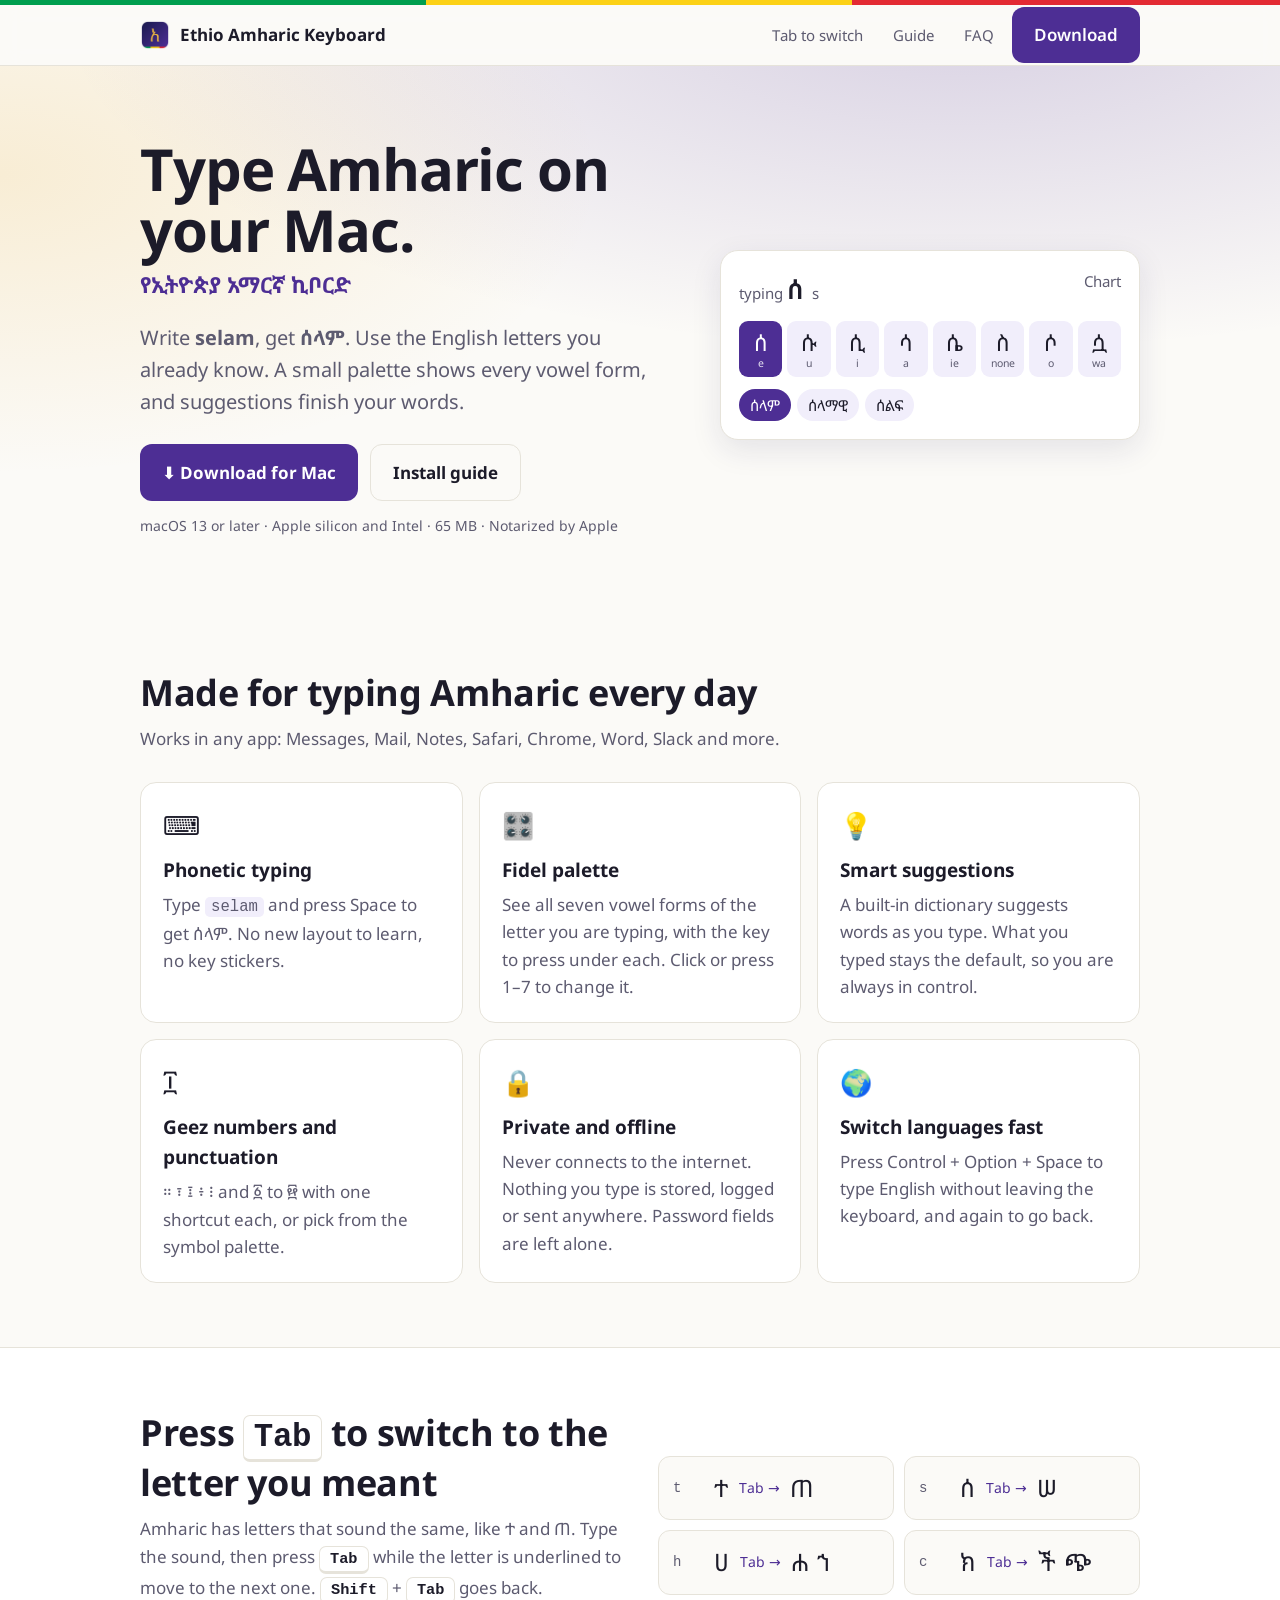
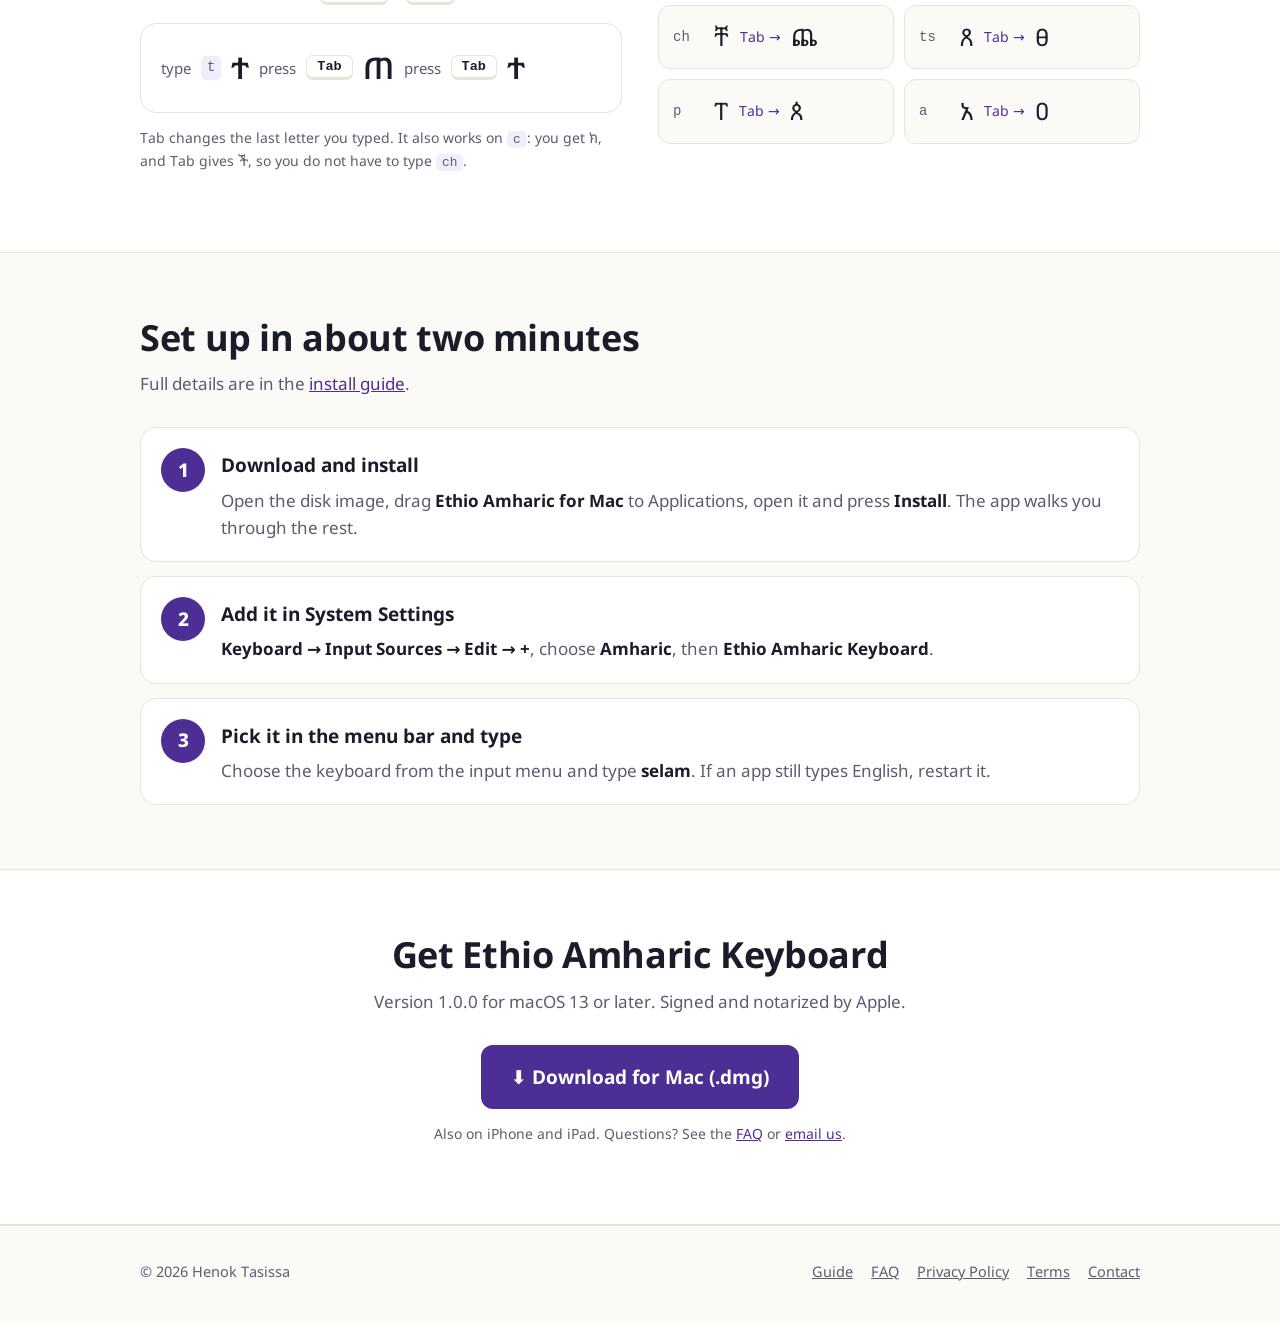
<file: index.html>
<!doctype html>
<html lang="en">
<head>
  <meta charset="utf-8">
  <meta name="viewport" content="width=device-width, initial-scale=1">
  <title>Ethio Amharic Keyboard for Mac – type Amharic with English letters</title>
  <meta name="description" content="Type Amharic on your Mac. Write selam, get ሰላም. A floating Fidel palette, smart word suggestions, and Tab to switch between letters that sound the same. Private and offline.">
  <meta property="og:title" content="Ethio Amharic Keyboard for Mac">
  <meta property="og:description" content="Type selam, get ሰላም. A phonetic Amharic keyboard for macOS with a Fidel palette. Private and offline.">
  <meta property="og:image" content="/icon.png">
  <link rel="icon" href="/favicon.png">
  <link rel="preconnect" href="https://fonts.googleapis.com"><link rel="preconnect" href="https://fonts.gstatic.com" crossorigin>
  <link rel="stylesheet" href="https://fonts.googleapis.com/css2?family=Noto+Sans+Ethiopic:wght@400;600;700&display=swap">
  <link rel="stylesheet" href="/style.css">
</head>
<body>
  <div class="stripe"></div>
  <header class="nav"><div class="wrap">
    <a class="brand" href="/"><img src="/icon.png" alt="">Ethio Amharic Keyboard</a>
    <nav>
      <a href="/#tab">Tab to switch</a><a href="/guide">Guide</a><a href="/faq">FAQ</a>
      <a class="btn" href="/#download">Download</a>
    </nav>
  </div></header>

  <div class="hero"><div class="wrap">
    <div>
      <h1>Type Amharic on your Mac.</h1>
      <p class="am">የኢትዮጵያ አማርኛ ኪቦርድ</p>
      <p class="lead">Write <strong>selam</strong>, get <strong>ሰላም</strong>. Use the English letters you already know. A small palette shows every vowel form, and suggestions finish your words.</p>
      <div class="cta">
        <a class="btn" href="https://github.com/Henok-tasissa/ethio-keyboard-site/releases/latest/download/Ethio-Amharic-Keyboard.dmg">⬇ Download for Mac</a>
        <a class="btn secondary" href="/guide">Install guide</a>
      </div>
      <p class="fine">macOS 13 or later · Apple silicon and Intel · 65 MB · Notarized by Apple</p>
    </div>
    <div class="mock" aria-label="The palette while typing se">
      <div class="typed"><span>typing <b>ሰ</b> &nbsp;s</span><span>Chart</span></div>
      <div class="cells">
        <div class="cell on"><span class="g">ሰ</span><span class="k">e</span></div>
        <div class="cell"><span class="g">ሱ</span><span class="k">u</span></div>
        <div class="cell"><span class="g">ሲ</span><span class="k">i</span></div>
        <div class="cell"><span class="g">ሳ</span><span class="k">a</span></div>
        <div class="cell"><span class="g">ሴ</span><span class="k">ie</span></div>
        <div class="cell"><span class="g">ስ</span><span class="k">none</span></div>
        <div class="cell"><span class="g">ሶ</span><span class="k">o</span></div>
        <div class="cell"><span class="g">ሷ</span><span class="k">wa</span></div>
      </div>
      <div class="sugg"><span>ሰላም</span><span>ሰላማዊ</span><span>ሰልፍ</span></div>
    </div>
  </div></div>

  <section id="features"><div class="wrap">
    <h2>Made for typing Amharic every day</h2>
    <p class="sub">Works in any app: Messages, Mail, Notes, Safari, Chrome, Word, Slack and more.</p>
    <div class="grid3">
      <div class="card"><span class="icon">⌨️</span><h3>Phonetic typing</h3><p>Type <code>selam</code> and press Space to get ሰላም. No new layout to learn, no key stickers.</p></div>
      <div class="card"><span class="icon">🎛️</span><h3>Fidel palette</h3><p>See all seven vowel forms of the letter you are typing, with the key to press under each. Click or press 1–7 to change it.</p></div>
      <div class="card"><span class="icon">💡</span><h3>Smart suggestions</h3><p>A built-in dictionary suggests words as you type. What you typed stays the default, so you are always in control.</p></div>
      <div class="card"><span class="icon">፲</span><h3>Geez numbers and punctuation</h3><p>።  ፣  ፤  ፥  ፧ and ፩ to ፼ with one shortcut each, or pick from the symbol palette.</p></div>
      <div class="card"><span class="icon">🔒</span><h3>Private and offline</h3><p>Never connects to the internet. Nothing you type is stored, logged or sent anywhere. Password fields are left alone.</p></div>
      <div class="card"><span class="icon">🌍</span><h3>Switch languages fast</h3><p>Press Control + Option + Space to type English without leaving the keyboard, and again to go back.</p></div>
    </div>
  </div></section>

  <section id="tab" class="alt"><div class="wrap tab-spot">
    <div>
      <h2>Press <span class="keycap">Tab</span> to switch to the letter you meant</h2>
      <p class="sub" style="margin-bottom:14px">Amharic has letters that sound the same, like ተ and ጠ. Type the sound, then press <span class="keycap">Tab</span> while the letter is underlined to move to the next one. <span class="keycap">Shift</span> + <span class="keycap">Tab</span> goes back.</p>
      <div class="demo">
        <div class="row">type <code>t</code> <span class="big">ተ</span> press <span class="keycap">Tab</span> <span class="big">ጠ</span> press <span class="keycap">Tab</span> <span class="big">ተ</span></div>
      </div>
      <p class="fine" style="margin-top:14px">Tab changes the last letter you typed. It also works on <code>c</code>: you get ክ, and Tab gives ች, so you do not have to type <code>ch</code>.</p>
    </div>
    <div class="pairs">
      <div class="pair"><span class="t">t</span><span class="l">ተ</span><span class="arrow">Tab →</span><span class="l">ጠ</span></div>
      <div class="pair"><span class="t">s</span><span class="l">ሰ</span><span class="arrow">Tab →</span><span class="l">ሠ</span></div>
      <div class="pair"><span class="t">h</span><span class="l">ሀ</span><span class="arrow">Tab →</span><span class="l">ሐ ኀ</span></div>
      <div class="pair"><span class="t">c</span><span class="l">ክ</span><span class="arrow">Tab →</span><span class="l">ች ጭ</span></div>
      <div class="pair"><span class="t">ch</span><span class="l">ቸ</span><span class="arrow">Tab →</span><span class="l">ጨ</span></div>
      <div class="pair"><span class="t">ts</span><span class="l">ጸ</span><span class="arrow">Tab →</span><span class="l">ፀ</span></div>
      <div class="pair"><span class="t">p</span><span class="l">ፐ</span><span class="arrow">Tab →</span><span class="l">ጰ</span></div>
      <div class="pair"><span class="t">a</span><span class="l">አ</span><span class="arrow">Tab →</span><span class="l">ዐ</span></div>
    </div>
  </div></section>

  <section id="how"><div class="wrap">
    <h2>Set up in about two minutes</h2>
    <p class="sub">Full details are in the <a href="/guide">install guide</a>.</p>
    <div class="steps">
      <div class="step"><div><h3>Download and install</h3><p>Open the disk image, drag <strong>Ethio Amharic for Mac</strong> to Applications, open it and press <strong>Install</strong>. The app walks you through the rest.</p></div></div>
      <div class="step"><div><h3>Add it in System Settings</h3><p><strong>Keyboard → Input Sources → Edit → +</strong>, choose <strong>Amharic</strong>, then <strong>Ethio Amharic Keyboard</strong>.</p></div></div>
      <div class="step"><div><h3>Pick it in the menu bar and type</h3><p>Choose the keyboard from the input menu and type <strong>selam</strong>. If an app still types English, restart it.</p></div></div>
    </div>
  </div></section>

  <section id="download" class="alt download"><div class="wrap">
    <h2>Get Ethio Amharic Keyboard</h2>
    <p class="sub" style="margin-inline:auto">Version 1.0.0 for macOS 13 or later. Signed and notarized by Apple.</p>
    <a class="btn" href="https://github.com/Henok-tasissa/ethio-keyboard-site/releases/latest/download/Ethio-Amharic-Keyboard.dmg">⬇ Download for Mac (.dmg)</a>
    <p class="fine" style="margin-top:14px">Also on iPhone and iPad. Questions? See the <a href="/faq">FAQ</a> or <a href="mailto:henoktasissa@gmail.com">email us</a>.</p>
  </div></section>

  <footer><div class="wrap">
    <span>&copy; 2026 Henok Tasissa</span>
    <div class="right">
      <a href="/guide">Guide</a><a href="/faq">FAQ</a>
      <a href="https://henok-tasissa.github.io/ethio-keyboard-legal/privacy-policy.html">Privacy Policy</a>
      <a href="https://henok-tasissa.github.io/ethio-keyboard-legal/terms-of-use.html">Terms</a>
      <a href="mailto:henoktasissa@gmail.com">Contact</a>
    </div>
  </div></footer>
</body>
</html>
</file>
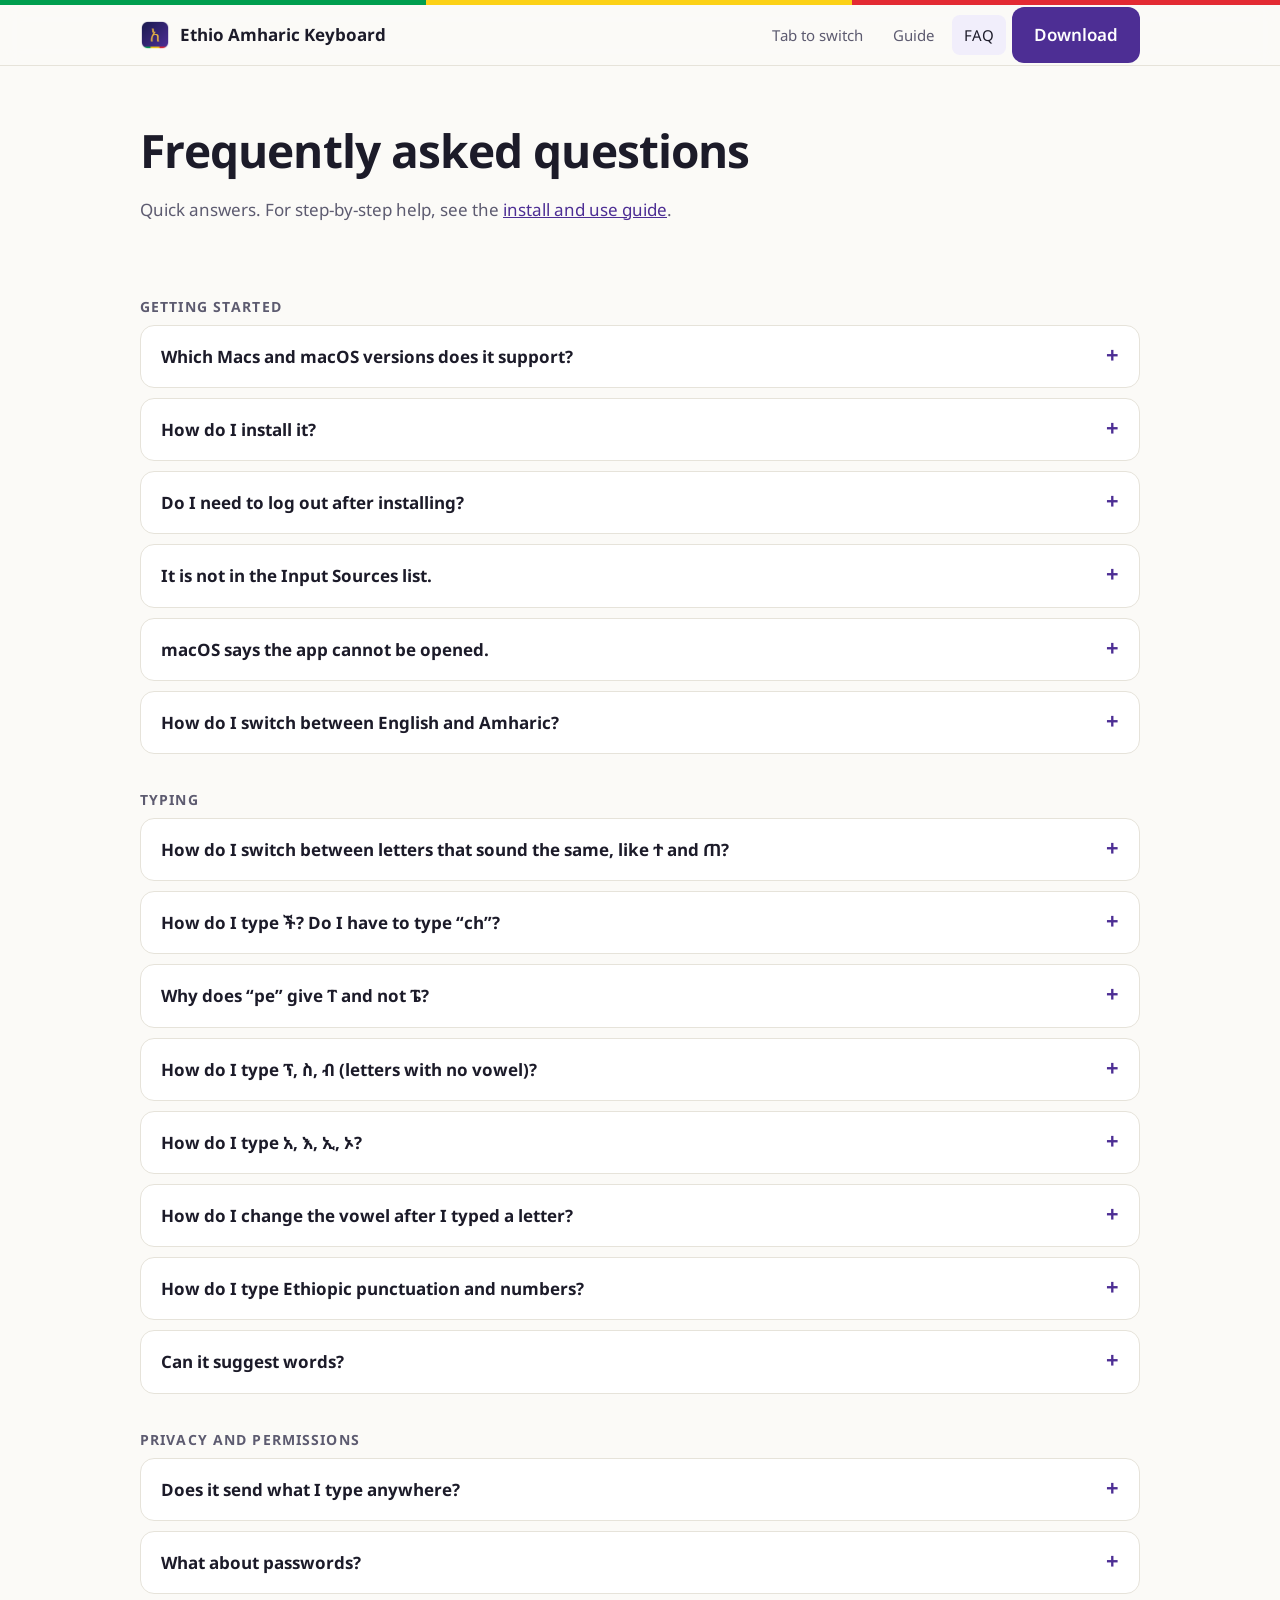
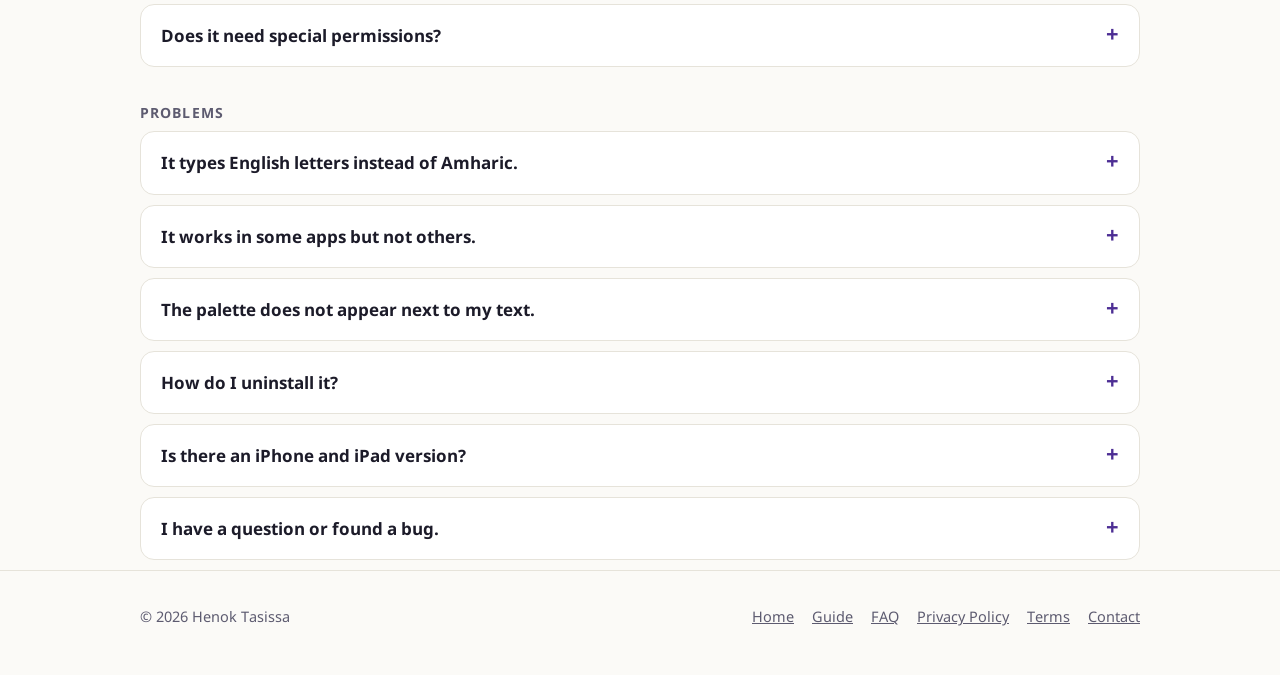
<file: faq.html>
<!doctype html>
<html lang="en">
<head>
  <meta charset="utf-8">
  <meta name="viewport" content="width=device-width, initial-scale=1">
  <title>FAQ – Ethio Amharic Keyboard for Mac</title>
  <meta name="description" content="Answers about the Ethio Amharic Keyboard for Mac: installing, turning it on, typing letters, Tab to switch similar letters, privacy and troubleshooting.">
  <link rel="icon" href="/favicon.png">
  <link rel="preconnect" href="https://fonts.googleapis.com"><link rel="preconnect" href="https://fonts.gstatic.com" crossorigin>
  <link rel="stylesheet" href="https://fonts.googleapis.com/css2?family=Noto+Sans+Ethiopic:wght@400;600;700&display=swap">
  <link rel="stylesheet" href="/style.css">
</head>
<body>
  <div class="stripe"></div>
  <header class="nav"><div class="wrap">
    <a class="brand" href="/"><img src="/icon.png" alt="">Ethio Amharic Keyboard</a>
    <nav>
      <a href="/#tab">Tab to switch</a><a href="/guide">Guide</a><a href="/faq" aria-current="page">FAQ</a>
      <a class="btn" href="/#download">Download</a>
    </nav>
  </div></header>

  <main class="wrap">
    <div class="page-head">
      <h1>Frequently asked questions</h1>
      <p class="sub">Quick answers. For step-by-step help, see the <a href="/guide">install and use guide</a>.</p>
    </div>
    <h2 class="faq-group">Getting started</h2>
      <details><summary>Which Macs and macOS versions does it support?</summary><div class="a"><p>macOS 13 (Ventura) or later, on both Apple silicon and Intel Macs.</p></div></details>
      <details><summary>How do I install it?</summary><div class="a"><p>Open the downloaded disk image, drag <strong>Ethio Amharic for Mac</strong> to Applications, open it and press <strong>Install</strong>. Then add it in <strong>System Settings → Keyboard → Input Sources → Edit → + → Amharic → Ethio Amharic Keyboard</strong> and pick it in the menu bar. The <a href="/guide">guide</a> has every step.</p></div></details>
      <details><summary>Do I need to log out after installing?</summary><div class="a"><p>Usually not. Add the keyboard in System Settings, pick it from the menu bar and type. The exception is an <strong>update</strong>: apps that were open during an update keep an old connection and type English until you restart them. Logging out and back in once fixes every app at once. It is also the fallback if the keyboard is not in the list.</p></div></details>
      <details><summary>It is not in the Input Sources list.</summary><div class="a"><p>Make sure you pressed <strong>Install</strong> in the app, then look under <strong>Amharic</strong> after clicking <strong>Edit… → +</strong>. If it is still missing, log out and back in once and look again.</p></div></details>
      <details><summary>macOS says the app cannot be opened.</summary><div class="a"><p>The app is signed and notarized by Apple, so this is unusual. Right-click the app, choose <strong>Open</strong>, then <strong>Open</strong> again. If you still have trouble, email us.</p></div></details>
      <details><summary>How do I switch between English and Amharic?</summary><div class="a"><p>Two ways. Use the input menu in the menu bar (or <span class="keycap">Control</span> + <span class="keycap">Space</span> / the Globe key) to switch keyboards. Or press <span class="keycap">Control</span> + <span class="keycap">Option</span> + <span class="keycap">Space</span> to type English without leaving Ethio Amharic Keyboard; a short label shows <strong>ABC</strong> or <strong>አማ</strong>.</p></div></details>
    <h2 class="faq-group">Typing</h2>
      <details><summary>How do I switch between letters that sound the same, like ተ and ጠ?</summary><div class="a"><p>Press <span class="keycap">Tab</span> while the letter is underlined. It moves to the next same-sounding letter (<code>t</code>: ተ → ጠ, <code>s</code>: ሰ → ሠ, <code>h</code>: ሀ → ሐ → ኀ, <code>p</code>: ፐ → ጰ, and more). <span class="keycap">Shift</span> + <span class="keycap">Tab</span> goes back. It changes the last letter you typed.</p><p>See the <a href="/guide#tab">full list</a>.</p></div></details>
      <details><summary>How do I type ች? Do I have to type “ch”?</summary><div class="a"><p>No. Type <code>c</code> to get ክ, then press <span class="keycap">Tab</span> to get ች (and Tab again for ጭ). Typing <code>ch</code> gives ቸ and Tab changes it to ጨ.</p></div></details>
      <details><summary>Why does “pe” give ፐ and not ፔ?</summary><div class="a"><p>In this keyboard <code>e</code> is the <strong>1st</strong> form, like <code>se</code> for ሰ. The 5th form is <code>ie</code>: type <code>pie</code> to get ፔ, or type <code>pe</code> and press <span class="keycap">5</span>. The palette shows the key to type under every form.</p></div></details>
      <details><summary>How do I type ፕ, ስ, ብ (letters with no vowel)?</summary><div class="a"><p>Type just the consonant: <code>p</code> gives ፕ, <code>s</code> gives ስ, <code>b</code> gives ብ. This is the 6th form. The palette labels it <strong>none</strong>.</p></div></details>
      <details><summary>How do I type አ, እ, ኢ, ኦ?</summary><div class="a"><p>Type the vowel on its own: <code>a</code> አ, <code>u</code> ኡ, <code>i</code> ኢ, <code>e</code> እ, <code>o</code> ኦ. Press <span class="keycap">Tab</span> for the alternative letters (አ → ዐ). ኣ and ኤ can be clicked in the palette.</p></div></details>
      <details><summary>How do I change the vowel after I typed a letter?</summary><div class="a"><p>While the letter is underlined, press <span class="keycap">1</span> to <span class="keycap">7</span> (or <span class="keycap">8</span> for the “wa” form), or click a form in the palette. For example, type <code>s</code> then press <span class="keycap">4</span> to get ሳ.</p></div></details>
      <details><summary>How do I type Ethiopic punctuation and numbers?</summary><div class="a"><p>Type <code>. , ; : ?</code> for ። ፣ ፤ ፥ ፧ while writing Amharic. Hold <span class="keycap">Option</span> and press 1–9 for ፩–፱, Shift for the tens. <span class="keycap">Option</span> + <span class="keycap">Space</span> opens a picker with all the symbols.</p></div></details>
      <details><summary>Can it suggest words?</summary><div class="a"><p>Yes. A built-in dictionary suggests words in the palette as you type. By default what you typed stays selected; pick a suggestion with the arrow keys and Space, or <span class="keycap">Option</span> + <span class="keycap">1–5</span>. You can make Space take the top suggestion in the settings.</p></div></details>
    <h2 class="faq-group">Privacy and permissions</h2>
      <details><summary>Does it send what I type anywhere?</summary><div class="a"><p>No. It never connects to the internet. What you type is converted on your Mac and handed to the app you are typing in. It is not stored or logged. Read the <a href="https://henok-tasissa.github.io/ethio-keyboard-legal/privacy-policy.html">Privacy Policy</a>.</p></div></details>
      <details><summary>What about passwords?</summary><div class="a"><p>When macOS marks a field as secure, such as a password box, the keyboard does not touch your keystrokes at all.</p></div></details>
      <details><summary>Does it need special permissions?</summary><div class="a"><p>No. It does not need Accessibility, Input Monitoring or Full Disk Access.</p></div></details>
    <h2 class="faq-group">Problems</h2>
      <details><summary>It types English letters instead of Amharic.</summary><div class="a"><p>Check that <strong>Ethio Amharic Keyboard</strong> is selected in the menu bar. If it is and you just installed or updated, restart that app, or log out and back in once. Also make sure English typing is off: press <span class="keycap">Control</span> + <span class="keycap">Option</span> + <span class="keycap">Space</span> and look for the <strong>አማ</strong> label.</p></div></details>
      <details><summary>It works in some apps but not others.</summary><div class="a"><p>That is the “old connection” issue: apps that were open during an install or update need a restart, or log out and back in once. Apps you open afterwards work straight away.</p></div></details>
      <details><summary>The palette does not appear next to my text.</summary><div class="a"><p>Some apps do not report where the cursor is, so the palette stays where it was. Drag it where you like, or choose Reset palette position in the settings. <span class="keycap">Control</span> + <span class="keycap">Option</span> + <span class="keycap">P</span> shows or hides it.</p></div></details>
      <details><summary>How do I uninstall it?</summary><div class="a"><p>Open <strong>Ethio Amharic for Mac</strong> and press <strong>Uninstall…</strong>, then confirm. It removes the keyboard and its settings. If it still shows in the input menu, remove it under System Settings → Keyboard → Input Sources → Edit (select it and click −), then delete the app. See the <a href="/guide#uninstall">guide</a>.</p></div></details>
      <details><summary>Is there an iPhone and iPad version?</summary><div class="a"><p>Yes, Ethio Amharic Keyboard is also available for iPhone and iPad. Support and policies for all versions are at <a href="https://henok-tasissa.github.io/ethio-keyboard-legal/">the support page</a>.</p></div></details>
      <details><summary>I have a question or found a bug.</summary><div class="a"><p>Email <a href="mailto:henoktasissa@gmail.com">henoktasissa@gmail.com</a> with your macOS version and the app you were typing in.</p></div></details>
  </main>

  <footer><div class="wrap">
    <span>&copy; 2026 Henok Tasissa</span>
    <div class="right">
      <a href="/">Home</a><a href="/guide">Guide</a><a href="/faq">FAQ</a>
      <a href="https://henok-tasissa.github.io/ethio-keyboard-legal/privacy-policy.html">Privacy Policy</a>
      <a href="https://henok-tasissa.github.io/ethio-keyboard-legal/terms-of-use.html">Terms</a>
      <a href="mailto:henoktasissa@gmail.com">Contact</a>
    </div>
  </div></footer>
</body>
</html>
</file>
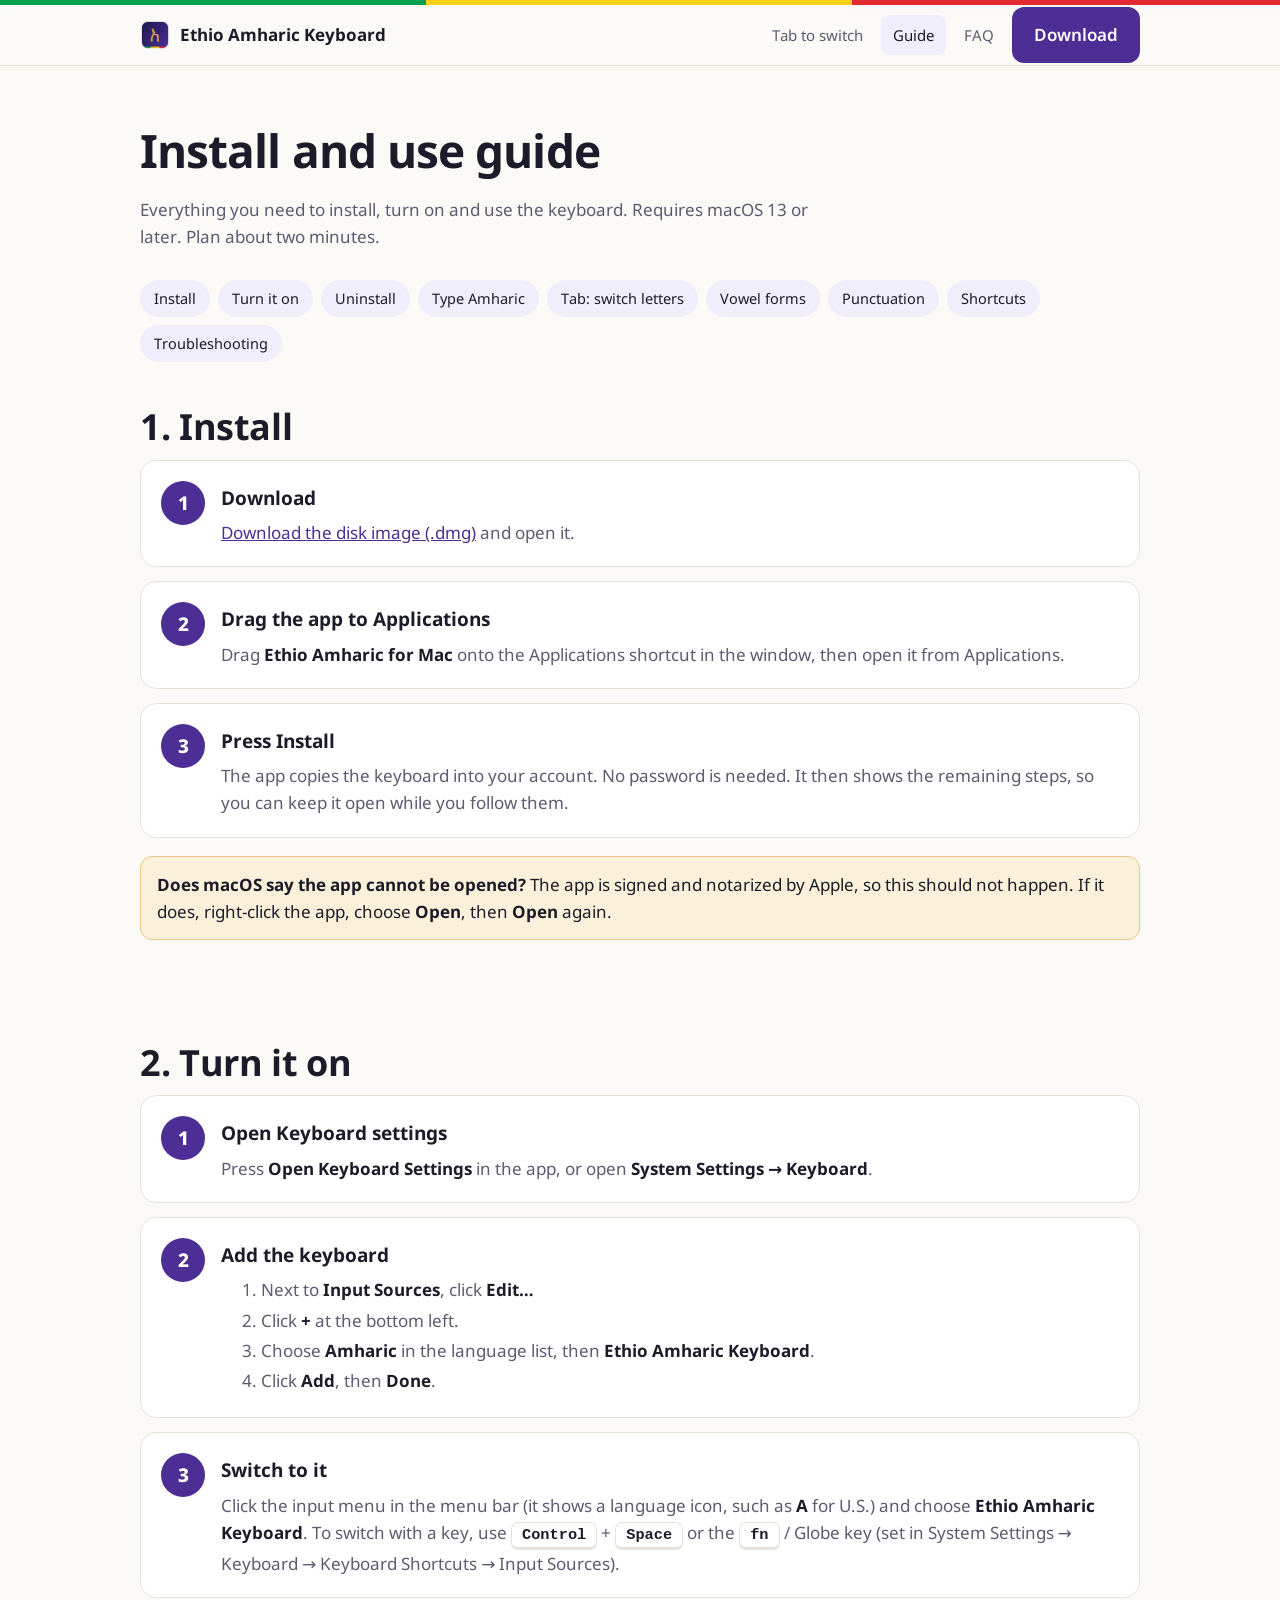
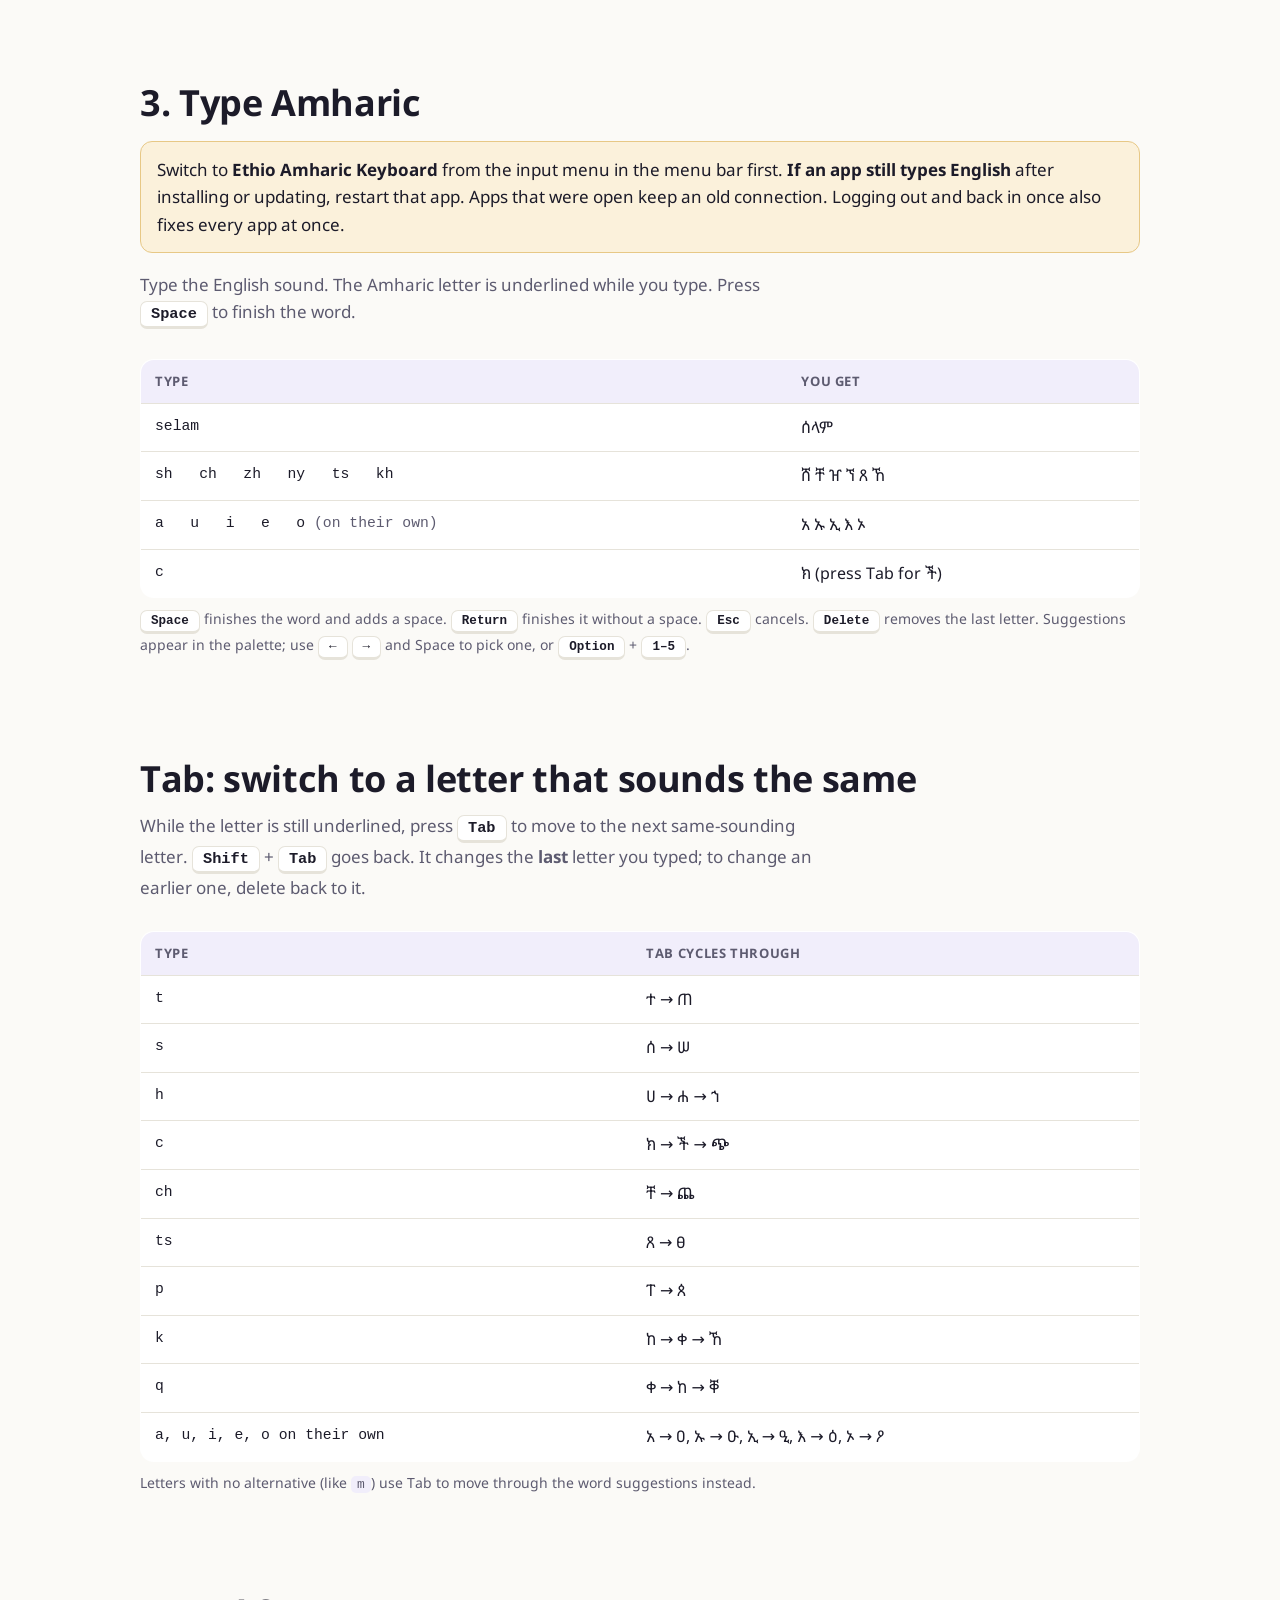
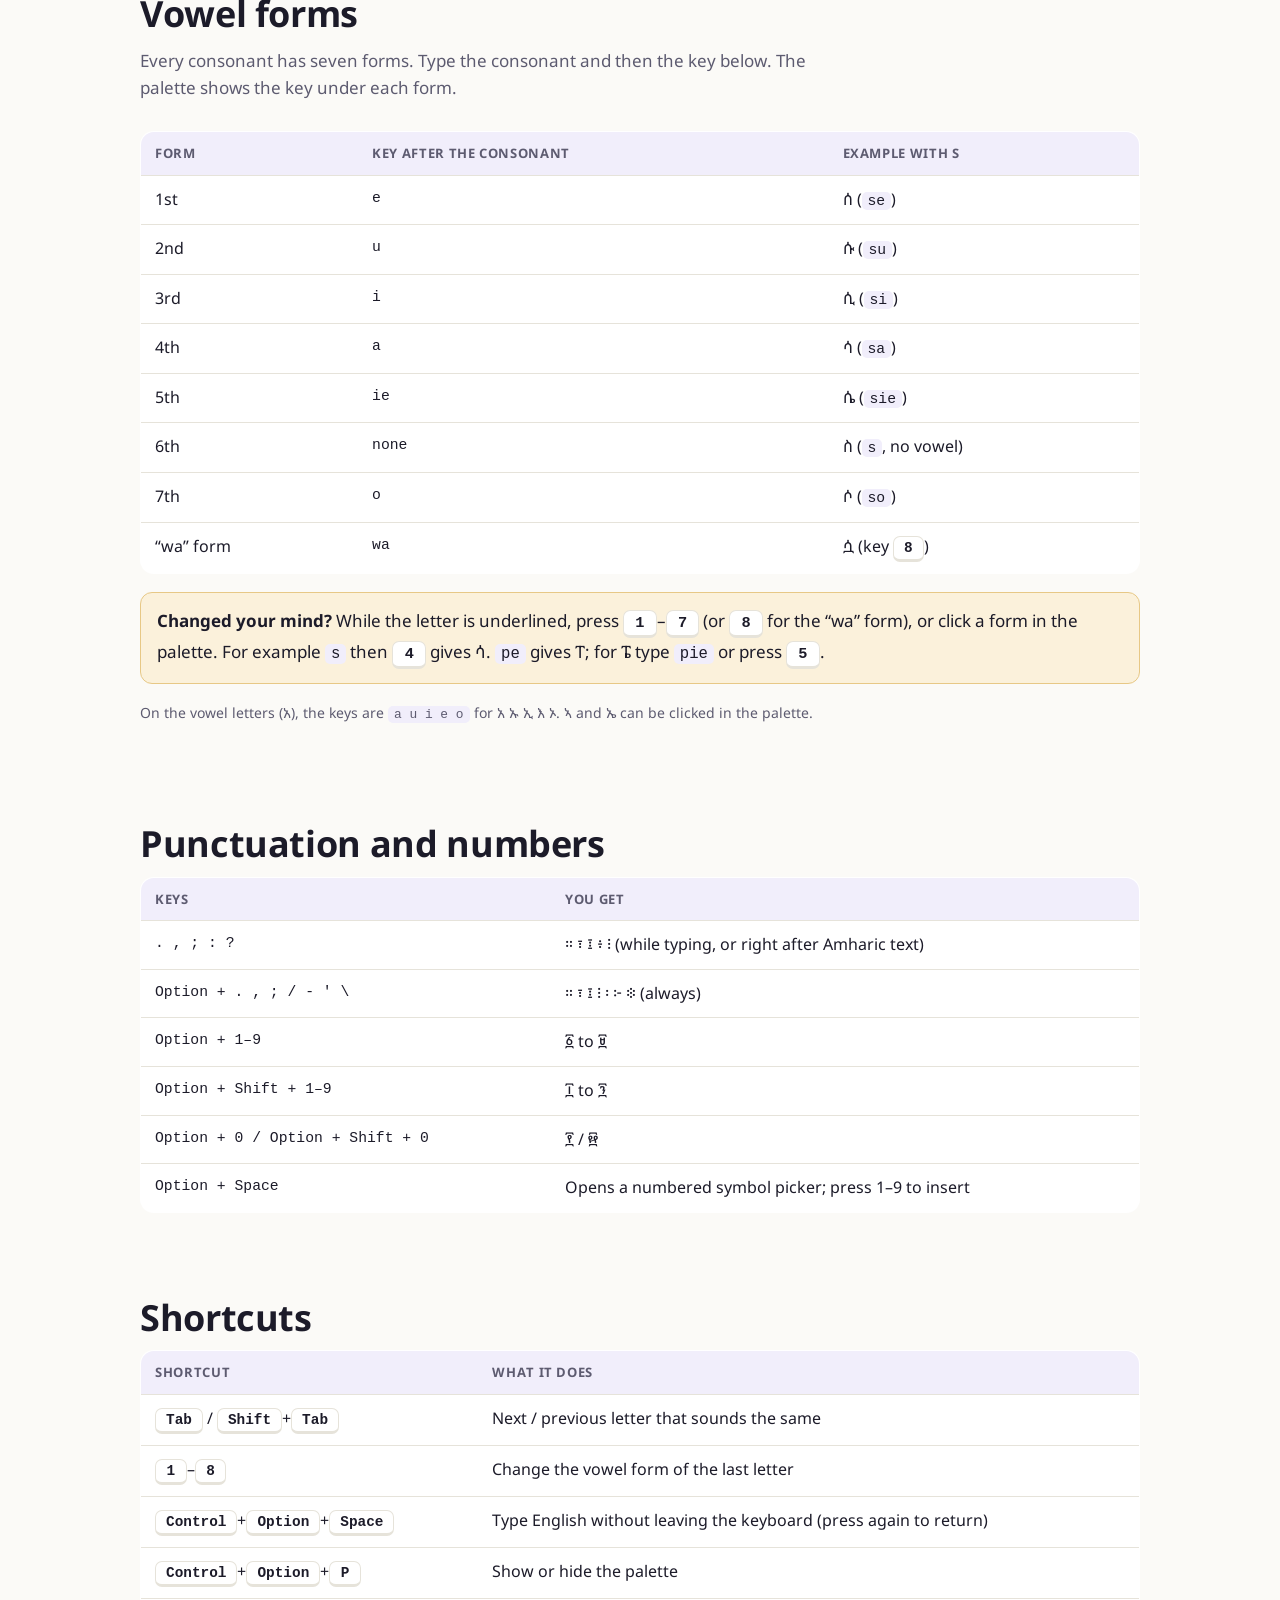
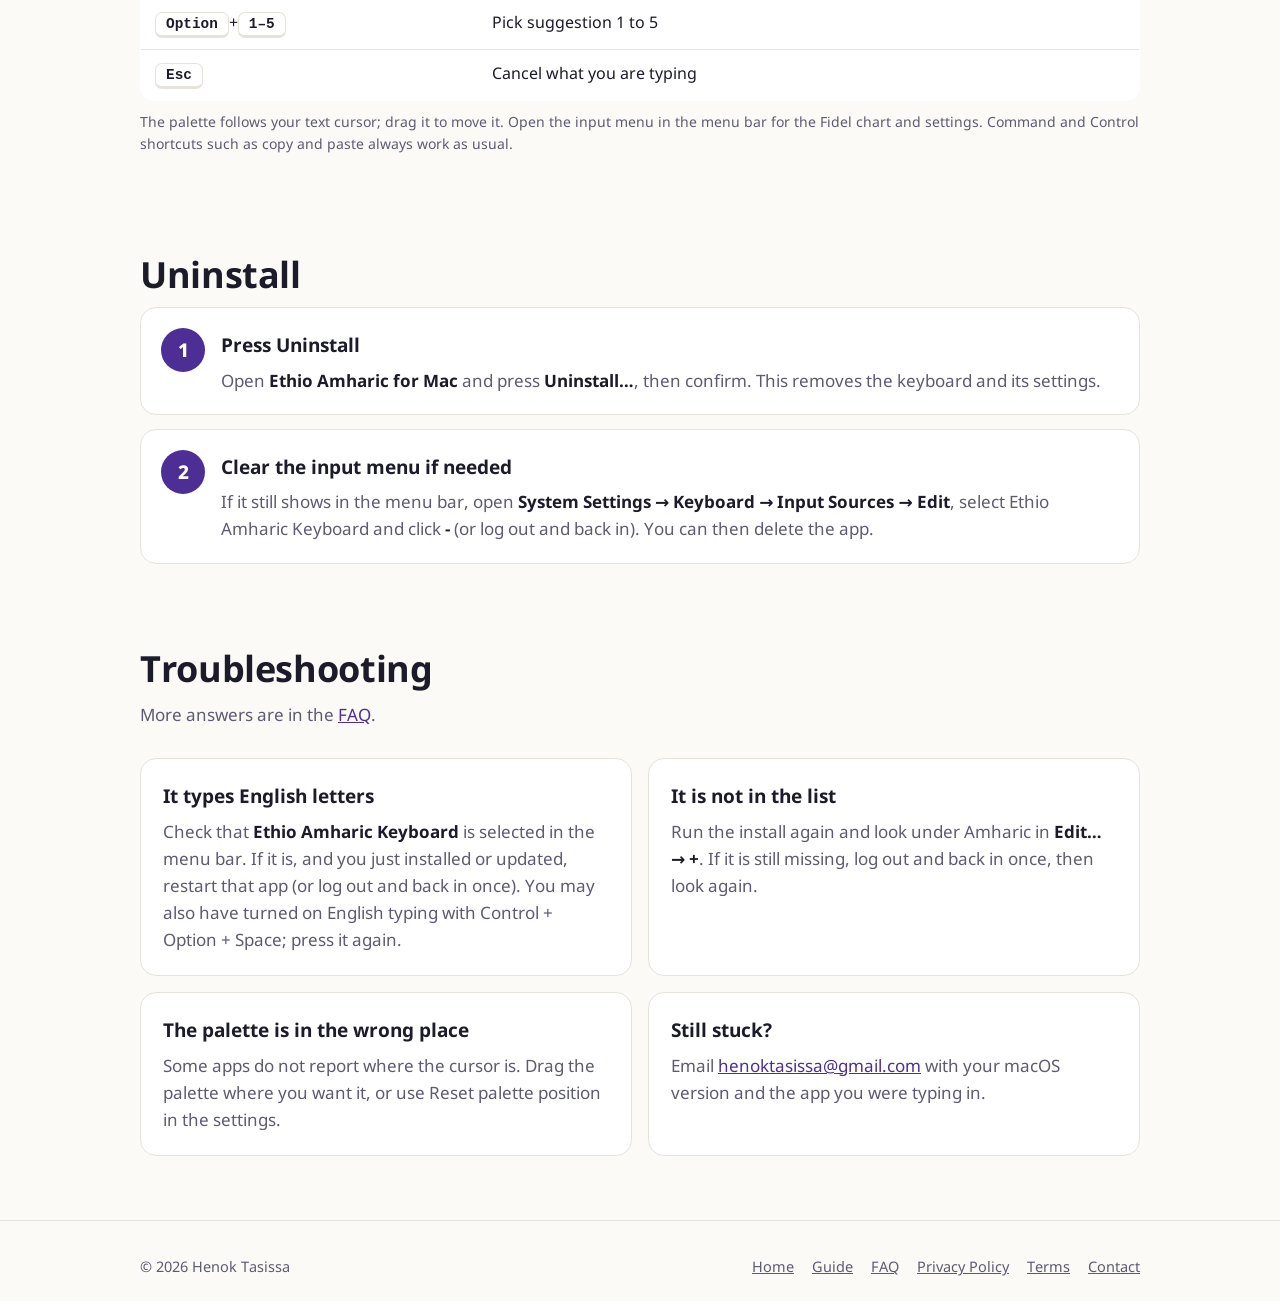
<file: guide.html>
<!doctype html>
<html lang="en">
<head>
  <meta charset="utf-8">
  <meta name="viewport" content="width=device-width, initial-scale=1">
  <title>Install and use guide – Ethio Amharic Keyboard for Mac</title>
  <meta name="description" content="Install the Ethio Amharic Keyboard on your Mac, turn it on in System Settings, and learn to type Amharic: vowel forms, Tab to switch letters, punctuation and shortcuts.">
  <link rel="icon" href="/favicon.png">
  <link rel="preconnect" href="https://fonts.googleapis.com"><link rel="preconnect" href="https://fonts.gstatic.com" crossorigin>
  <link rel="stylesheet" href="https://fonts.googleapis.com/css2?family=Noto+Sans+Ethiopic:wght@400;600;700&display=swap">
  <link rel="stylesheet" href="/style.css">
</head>
<body>
  <div class="stripe"></div>
  <header class="nav"><div class="wrap">
    <a class="brand" href="/"><img src="/icon.png" alt="">Ethio Amharic Keyboard</a>
    <nav>
      <a href="/#tab">Tab to switch</a><a href="/guide" aria-current="page">Guide</a><a href="/faq">FAQ</a>
      <a class="btn" href="/#download">Download</a>
    </nav>
  </div></header>

  <main class="wrap">
    <div class="page-head">
      <h1>Install and use guide</h1>
      <p class="sub">Everything you need to install, turn on and use the keyboard. Requires macOS 13 or later. Plan about two minutes.</p>
      <div class="toc"><a href="#install">Install</a><a href="#enable">Turn it on</a><a href="#uninstall">Uninstall</a><a href="#type">Type Amharic</a><a href="#tab">Tab: switch letters</a><a href="#vowels">Vowel forms</a><a href="#punct">Punctuation</a><a href="#shortcuts">Shortcuts</a><a href="#trouble">Troubleshooting</a></div>
    </div>

    <section id="install" style="padding-top:36px"><h2>1. Install</h2>
      <div class="steps">
        <div class="step"><div><h3>Download</h3><p><a href="https://github.com/Henok-tasissa/ethio-keyboard-site/releases/latest/download/Ethio-Amharic-Keyboard.dmg">Download the disk image (.dmg)</a> and open it.</p></div></div>
        <div class="step"><div><h3>Drag the app to Applications</h3><p>Drag <strong>Ethio Amharic for Mac</strong> onto the Applications shortcut in the window, then open it from Applications.</p></div></div>
        <div class="step"><div><h3>Press Install</h3><p>The app copies the keyboard into your account. No password is needed. It then shows the remaining steps, so you can keep it open while you follow them.</p></div></div>
      </div>
      <div class="note"><p><strong>Does macOS say the app cannot be opened?</strong> The app is signed and notarized by Apple, so this should not happen. If it does, right-click the app, choose <strong>Open</strong>, then <strong>Open</strong> again.</p></div>
    </section>

    <section id="enable" style="padding-top:20px"><h2>2. Turn it on</h2>
      <div class="steps">
        <div class="step"><div><h3>Open Keyboard settings</h3><p>Press <strong>Open Keyboard Settings</strong> in the app, or open <strong>System Settings → Keyboard</strong>.</p></div></div>
        <div class="step"><div><h3>Add the keyboard</h3><ol>
          <li>Next to <strong>Input Sources</strong>, click <strong>Edit…</strong></li>
          <li>Click <strong>+</strong> at the bottom left.</li>
          <li>Choose <strong>Amharic</strong> in the language list, then <strong>Ethio Amharic Keyboard</strong>.</li>
          <li>Click <strong>Add</strong>, then <strong>Done</strong>.</li></ol></div></div>
        <div class="step"><div><h3>Switch to it</h3><p>Click the input menu in the menu bar (it shows a language icon, such as <strong>A</strong> for U.S.) and choose <strong>Ethio Amharic Keyboard</strong>. To switch with a key, use <span class="keycap">Control</span> + <span class="keycap">Space</span> or the <span class="keycap">fn</span> / Globe key (set in System Settings → Keyboard → Keyboard Shortcuts → Input Sources).</p></div></div>
      </div>
    </section>

    <section id="type" style="padding-top:20px"><h2>3. Type Amharic</h2>
      <div class="note"><p>Switch to <strong>Ethio Amharic Keyboard</strong> from the input menu in the menu bar first. <strong>If an app still types English</strong> after installing or updating, restart that app. Apps that were open keep an old connection. Logging out and back in once also fixes every app at once.</p></div>
      <p class="sub">Type the English sound. The Amharic letter is underlined while you type. Press <span class="keycap">Space</span> to finish the word.</p>
      <table>
        <tr><th>Type</th><th>You get</th></tr>
        <tr><td class="mono">selam</td><td>ሰላም</td></tr>
        <tr><td class="mono">sh &nbsp; ch &nbsp; zh &nbsp; ny &nbsp; ts &nbsp; kh</td><td>ሸ ቸ ዠ ኘ ጸ ኸ</td></tr>
        <tr><td class="mono">a &nbsp; u &nbsp; i &nbsp; e &nbsp; o <span style="font-family:inherit;color:var(--muted)">(on their own)</span></td><td>አ ኡ ኢ እ ኦ</td></tr>
        <tr><td class="mono">c</td><td>ክ (press Tab for ች)</td></tr>
      </table>
      <p class="fine" style="margin-top:10px"><span class="keycap">Space</span> finishes the word and adds a space. <span class="keycap">Return</span> finishes it without a space. <span class="keycap">Esc</span> cancels. <span class="keycap">Delete</span> removes the last letter. Suggestions appear in the palette; use <span class="keycap">←</span> <span class="keycap">→</span> and Space to pick one, or <span class="keycap">Option</span> + <span class="keycap">1–5</span>.</p>
    </section>

    <section id="tab" style="padding-top:20px"><h2>Tab: switch to a letter that sounds the same</h2>
      <p class="sub">While the letter is still underlined, press <span class="keycap">Tab</span> to move to the next same-sounding letter. <span class="keycap">Shift</span> + <span class="keycap">Tab</span> goes back. It changes the <strong>last</strong> letter you typed; to change an earlier one, delete back to it.</p>
      <table>
        <tr><th>Type</th><th>Tab cycles through</th></tr>
        <tr><td class="mono">t</td><td>ተ → ጠ</td></tr>
        <tr><td class="mono">s</td><td>ሰ → ሠ</td></tr>
        <tr><td class="mono">h</td><td>ሀ → ሐ → ኀ</td></tr>
        <tr><td class="mono">c</td><td>ክ → ች → ጭ</td></tr>
        <tr><td class="mono">ch</td><td>ቸ → ጨ</td></tr>
        <tr><td class="mono">ts</td><td>ጸ → ፀ</td></tr>
        <tr><td class="mono">p</td><td>ፐ → ጰ</td></tr>
        <tr><td class="mono">k</td><td>ከ → ቀ → ኸ</td></tr>
        <tr><td class="mono">q</td><td>ቀ → ከ → ቐ</td></tr>
        <tr><td class="mono">a, u, i, e, o on their own</td><td>አ → ዐ, ኡ → ዑ, ኢ → ዒ, እ → ዕ, ኦ → ዖ</td></tr>
      </table>
      <p class="fine" style="margin-top:10px">Letters with no alternative (like <code>m</code>) use Tab to move through the word suggestions instead.</p>
    </section>

    <section id="vowels" style="padding-top:20px"><h2>Vowel forms</h2>
      <p class="sub">Every consonant has seven forms. Type the consonant and then the key below. The palette shows the key under each form.</p>
      <table>
        <tr><th>Form</th><th>Key after the consonant</th><th>Example with s</th></tr>
        <tr><td>1st</td><td class="mono">e</td><td>ሰ (<code>se</code>)</td></tr>
        <tr><td>2nd</td><td class="mono">u</td><td>ሱ (<code>su</code>)</td></tr>
        <tr><td>3rd</td><td class="mono">i</td><td>ሲ (<code>si</code>)</td></tr>
        <tr><td>4th</td><td class="mono">a</td><td>ሳ (<code>sa</code>)</td></tr>
        <tr><td>5th</td><td class="mono">ie</td><td>ሴ (<code>sie</code>)</td></tr>
        <tr><td>6th</td><td class="mono">none</td><td>ስ (<code>s</code>, no vowel)</td></tr>
        <tr><td>7th</td><td class="mono">o</td><td>ሶ (<code>so</code>)</td></tr>
        <tr><td>“wa” form</td><td class="mono">wa</td><td>ሷ (key <span class="keycap">8</span>)</td></tr>
      </table>
      <div class="note"><p><strong>Changed your mind?</strong> While the letter is underlined, press <span class="keycap">1</span>–<span class="keycap">7</span> (or <span class="keycap">8</span> for the “wa” form), or click a form in the palette. For example <code>s</code> then <span class="keycap">4</span> gives ሳ. <code>pe</code> gives ፐ; for ፔ type <code>pie</code> or press <span class="keycap">5</span>.</p></div>
      <p class="fine">On the vowel letters (አ), the keys are <code>a u i e o</code> for አ ኡ ኢ እ ኦ. ኣ and ኤ can be clicked in the palette.</p>
    </section>

    <section id="punct" style="padding-top:20px"><h2>Punctuation and numbers</h2>
      <table>
        <tr><th>Keys</th><th>You get</th></tr>
        <tr><td class="mono">. , ; : ?</td><td>። ፣ ፤ ፥ ፧ (while typing, or right after Amharic text)</td></tr>
        <tr><td class="mono">Option + . , ; / - ' \</td><td>። ፣ ፤ ፧ ፡ ፦ ፨ (always)</td></tr>
        <tr><td class="mono">Option + 1–9</td><td>፩ to ፱</td></tr>
        <tr><td class="mono">Option + Shift + 1–9</td><td>፲ to ፺</td></tr>
        <tr><td class="mono">Option + 0 / Option + Shift + 0</td><td>፻ / ፼</td></tr>
        <tr><td class="mono">Option + Space</td><td>Opens a numbered symbol picker; press 1–9 to insert</td></tr>
      </table>
    </section>

    <section id="shortcuts" style="padding-top:20px"><h2>Shortcuts</h2>
      <table>
        <tr><th>Shortcut</th><th>What it does</th></tr>
        <tr><td><span class="keycap">Tab</span> / <span class="keycap">Shift</span>+<span class="keycap">Tab</span></td><td>Next / previous letter that sounds the same</td></tr>
        <tr><td><span class="keycap">1</span>–<span class="keycap">8</span></td><td>Change the vowel form of the last letter</td></tr>
        <tr><td><span class="keycap">Control</span>+<span class="keycap">Option</span>+<span class="keycap">Space</span></td><td>Type English without leaving the keyboard (press again to return)</td></tr>
        <tr><td><span class="keycap">Control</span>+<span class="keycap">Option</span>+<span class="keycap">P</span></td><td>Show or hide the palette</td></tr>
        <tr><td><span class="keycap">Option</span>+<span class="keycap">1–5</span></td><td>Pick suggestion 1 to 5</td></tr>
        <tr><td><span class="keycap">Esc</span></td><td>Cancel what you are typing</td></tr>
      </table>
      <p class="fine" style="margin-top:10px">The palette follows your text cursor; drag it to move it. Open the input menu in the menu bar for the Fidel chart and settings. Command and Control shortcuts such as copy and paste always work as usual.</p>
    </section>

    <section id="uninstall" style="padding-top:20px"><h2>Uninstall</h2>
      <div class="steps">
        <div class="step"><div><h3>Press Uninstall</h3><p>Open <strong>Ethio Amharic for Mac</strong> and press <strong>Uninstall…</strong>, then confirm. This removes the keyboard and its settings.</p></div></div>
        <div class="step"><div><h3>Clear the input menu if needed</h3><p>If it still shows in the menu bar, open <strong>System Settings → Keyboard → Input Sources → Edit</strong>, select Ethio Amharic Keyboard and click <strong>−</strong> (or log out and back in). You can then delete the app.</p></div></div>
      </div>
    </section>

    <section id="trouble" style="padding-top:20px"><h2>Troubleshooting</h2>
      <p class="sub">More answers are in the <a href="/faq">FAQ</a>.</p>
      <div class="grid2">
        <div class="card"><h3>It types English letters</h3><p>Check that <strong>Ethio Amharic Keyboard</strong> is selected in the menu bar. If it is, and you just installed or updated, restart that app (or log out and back in once). You may also have turned on English typing with Control + Option + Space; press it again.</p></div>
        <div class="card"><h3>It is not in the list</h3><p>Run the install again and look under Amharic in <strong>Edit… → +</strong>. If it is still missing, log out and back in once, then look again.</p></div>
        <div class="card"><h3>The palette is in the wrong place</h3><p>Some apps do not report where the cursor is. Drag the palette where you want it, or use Reset palette position in the settings.</p></div>
        <div class="card"><h3>Still stuck?</h3><p>Email <a href="mailto:henoktasissa@gmail.com">henoktasissa@gmail.com</a> with your macOS version and the app you were typing in.</p></div>
      </div>
    </section>
  </main>

  <footer><div class="wrap">
    <span>&copy; 2026 Henok Tasissa</span>
    <div class="right">
      <a href="/">Home</a><a href="/guide">Guide</a><a href="/faq">FAQ</a>
      <a href="https://henok-tasissa.github.io/ethio-keyboard-legal/privacy-policy.html">Privacy Policy</a>
      <a href="https://henok-tasissa.github.io/ethio-keyboard-legal/terms-of-use.html">Terms</a>
      <a href="mailto:henoktasissa@gmail.com">Contact</a>
    </div>
  </div></footer>
</body>
</html>
</file>
<file: style.css>
:root {
  --bg: #fbfaf7; --surface: #ffffff; --ink: #1c1b29; --muted: #5d5b70; --line: #e6e3da;
  --indigo: #1f1c55; --purple: #4d2e94; --gold: #e9a820; --accent: #4d2e94; --accent-ink: #ffffff;
  --green: #009e4f; --yellow: #fcd116; --red: #e32a33; --chip: #f1eefb; --shadow: 0 10px 30px rgba(31, 28, 85, .10);
}
@media (prefers-color-scheme: dark) {
  :root {
    --bg: #12111d; --surface: #1b1a2b; --ink: #f1f0f8; --muted: #a9a7be; --line: #2b2a40;
    --accent: #b9a2ff; --accent-ink: #14122b; --chip: #26233f; --shadow: 0 10px 30px rgba(0, 0, 0, .35);
  }
}
* { box-sizing: border-box; }
html { scroll-behavior: smooth; }
body {
  margin: 0; background: var(--bg); color: var(--ink); line-height: 1.6;
  font: 17px/1.6 -apple-system, BlinkMacSystemFont, "Segoe UI", "Noto Sans Ethiopic", "Kefa", "Nyala", system-ui, sans-serif;
}
a { color: var(--accent); }
.wrap { max-width: 1040px; margin: 0 auto; padding: 0 20px; }
.stripe { height: 5px; background: linear-gradient(90deg, var(--green) 0 33.3%, var(--yellow) 33.3% 66.6%, var(--red) 66.6%); }

header.nav { position: sticky; top: 0; z-index: 5; background: color-mix(in srgb, var(--bg) 88%, transparent); backdrop-filter: blur(10px); border-bottom: 1px solid var(--line); }
header.nav .wrap { display: flex; align-items: center; gap: 22px; height: 60px; }
.brand { display: flex; align-items: center; gap: 10px; font-weight: 700; color: var(--ink); text-decoration: none; }
.brand img { width: 30px; height: 30px; border-radius: 7px; }
nav { margin-left: auto; display: flex; gap: 6px; align-items: center; }
nav a { color: var(--muted); text-decoration: none; padding: 8px 12px; border-radius: 8px; font-size: 15px; }
nav a:hover, nav a[aria-current] { color: var(--ink); background: var(--chip); }
nav a.btn { background: var(--accent); color: var(--accent-ink); font-weight: 600; }

.btn { display: inline-flex; align-items: center; gap: 8px; background: var(--accent); color: var(--accent-ink); padding: 14px 22px; border-radius: 12px; font-weight: 700; text-decoration: none; border: 0; font-size: 17px; }
.btn.secondary { background: transparent; color: var(--ink); border: 1px solid var(--line); }
.btn:hover { filter: brightness(1.08); }

.hero { padding: 72px 0 56px; background: radial-gradient(900px 340px at 75% -10%, color-mix(in srgb, var(--purple) 20%, transparent), transparent), radial-gradient(600px 300px at 0% 20%, color-mix(in srgb, var(--gold) 16%, transparent), transparent); }
.hero .wrap { display: grid; grid-template-columns: 1.1fr .9fr; gap: 40px; align-items: center; }
.hero h1 { font-size: clamp(36px, 5.4vw, 58px); line-height: 1.06; margin: 0 0 6px; letter-spacing: -.02em; }
.hero .am { font-size: 22px; color: var(--accent); font-weight: 700; margin: 0 0 16px; }
.hero p.lead { font-size: 20px; color: var(--muted); max-width: 30em; }
.cta { display: flex; flex-wrap: wrap; gap: 12px; margin: 26px 0 12px; }
.fine { color: var(--muted); font-size: 14px; }

.mock { background: var(--surface); border: 1px solid var(--line); border-radius: 18px; box-shadow: var(--shadow); padding: 18px; max-width: 420px; justify-self: end; width: 100%; }
.mock .typed { font-size: 15px; color: var(--muted); display: flex; justify-content: space-between; margin-bottom: 10px; }
.mock .typed b { color: var(--ink); font-size: 26px; font-weight: 600; }
.cells { display: grid; grid-template-columns: repeat(8, 1fr); gap: 5px; }
.cell { background: var(--chip); border-radius: 9px; text-align: center; padding: 8px 0 5px; }
.cell .g { font-size: 22px; line-height: 1.2; display: block; }
.cell .k { font-size: 10.5px; color: var(--muted); display: block; }
.cell.on { background: var(--accent); color: var(--accent-ink); }
.cell.on .k { color: inherit; opacity: .85; }
.sugg { display: flex; gap: 6px; margin-top: 12px; flex-wrap: wrap; }
.sugg span { background: var(--chip); padding: 4px 11px; border-radius: 999px; font-size: 15px; }
.sugg span:first-child { background: var(--accent); color: var(--accent-ink); }

section { padding: 64px 0; }
section.alt { background: var(--surface); border-block: 1px solid var(--line); }
h2 { font-size: clamp(26px, 3.4vw, 36px); line-height: 1.15; margin: 0 0 12px; letter-spacing: -.01em; }
h3 { margin: 0 0 6px; font-size: 19px; }
.sub { color: var(--muted); max-width: 40em; margin: 0 0 30px; }
.grid3 { display: grid; grid-template-columns: repeat(3, 1fr); gap: 16px; }
.grid2 { display: grid; grid-template-columns: repeat(2, 1fr); gap: 16px; }
.card { background: var(--surface); border: 1px solid var(--line); border-radius: 16px; padding: 22px; }
section.alt .card { background: var(--bg); }
.card p { margin: 0; color: var(--muted); }
.icon { font-size: 26px; margin-bottom: 8px; display: block; }

.tab-spot { display: grid; grid-template-columns: 1fr 1fr; gap: 36px; align-items: center; }
.keycap { display: inline-block; min-width: 2.2em; text-align: center; padding: 3px 10px; border-radius: 7px; border: 1px solid var(--line); border-bottom-width: 3px; background: var(--surface); font: 600 .9em ui-monospace, "SF Mono", Menlo, monospace; color: var(--ink); }
.pairs { display: grid; grid-template-columns: repeat(2, 1fr); gap: 10px; }
.pair { background: var(--bg); border: 1px solid var(--line); border-radius: 12px; padding: 12px 14px; display: flex; align-items: center; gap: 10px; }
.pair .t { font-family: ui-monospace, Menlo, monospace; color: var(--muted); min-width: 2.2em; font-size: 14px; }
.pair .l { font-size: 24px; letter-spacing: .05em; }
.pair .arrow { color: var(--accent); font-size: 14px; }
.demo { background: var(--surface); border: 1px solid var(--line); border-radius: 16px; padding: 20px; margin-top: 18px; }
.demo .row { display: flex; align-items: center; gap: 10px; flex-wrap: wrap; font-size: 15px; color: var(--muted); }
.demo .big { font-size: 30px; color: var(--ink); font-weight: 600; }

.steps { counter-reset: s; display: grid; gap: 14px; }
.step { display: grid; grid-template-columns: 44px 1fr; gap: 16px; background: var(--surface); border: 1px solid var(--line); border-radius: 16px; padding: 20px; }
section.alt .step { background: var(--bg); }
.step::before { counter-increment: s; content: counter(s); width: 44px; height: 44px; border-radius: 50%; background: var(--accent); color: var(--accent-ink); display: grid; place-items: center; font-weight: 800; font-size: 19px; }
.step h3 { margin-top: 2px; }
.step p, .step ul, .step ol { margin: 6px 0 0; color: var(--muted); }
.step li { margin: 3px 0; }
.step strong, .card strong { color: var(--ink); }
.note { background: color-mix(in srgb, var(--gold) 16%, var(--surface)); border: 1px solid color-mix(in srgb, var(--gold) 45%, var(--line)); border-radius: 12px; padding: 14px 16px; margin: 18px 0; }
.note p { margin: 0; color: var(--ink); }

table { width: 100%; border-collapse: collapse; background: var(--surface); border: 1px solid var(--line); border-radius: 14px; overflow: hidden; font-size: 16px; }
th, td { text-align: left; padding: 11px 14px; border-bottom: 1px solid var(--line); vertical-align: top; }
th { background: var(--chip); font-size: 13px; text-transform: uppercase; letter-spacing: .05em; color: var(--muted); }
tr:last-child td { border-bottom: 0; }
td.mono, code { font-family: ui-monospace, "SF Mono", Menlo, monospace; font-size: .92em; }
code { background: var(--chip); padding: 1px 6px; border-radius: 5px; }

.page-head { padding: 48px 0 8px; }
.page-head h1 { font-size: clamp(32px, 4.5vw, 46px); margin: 0 0 8px; letter-spacing: -.02em; }
.toc { display: flex; gap: 8px; flex-wrap: wrap; margin: 18px 0 0; }
.toc a { background: var(--chip); color: var(--ink); text-decoration: none; padding: 7px 14px; border-radius: 999px; font-size: 14.5px; }

details { background: var(--surface); border: 1px solid var(--line); border-radius: 14px; padding: 0 20px; margin: 10px 0; }
details[open] { box-shadow: var(--shadow); }
summary { cursor: pointer; font-weight: 700; padding: 17px 0; list-style: none; display: flex; justify-content: space-between; gap: 14px; }
summary::-webkit-details-marker { display: none; }
summary::after { content: "+"; color: var(--accent); font-size: 22px; line-height: 1; }
details[open] summary::after { content: "–"; }
details .a { padding: 0 0 18px; color: var(--muted); }
details .a p { margin: 0 0 10px; }
.faq-group { margin: 38px 0 6px; font-size: 14px; letter-spacing: .08em; text-transform: uppercase; color: var(--muted); }

.download { text-align: center; }
.download .btn { font-size: 19px; padding: 17px 30px; }
footer { padding: 34px 0 46px; color: var(--muted); font-size: 14.5px; border-top: 1px solid var(--line); }
footer .wrap { display: flex; flex-wrap: wrap; gap: 14px 26px; align-items: center; }
footer .right { margin-left: auto; display: flex; gap: 18px; flex-wrap: wrap; }
footer a { color: var(--muted); }

@media (max-width: 860px) {
  .hero .wrap, .tab-spot, .grid3, .grid2 { grid-template-columns: 1fr; }
  .mock { justify-self: start; }
  nav a:not(.btn) { display: none; }
  .pairs { grid-template-columns: 1fr; }
  footer .right { margin-left: 0; }
}
</file>
